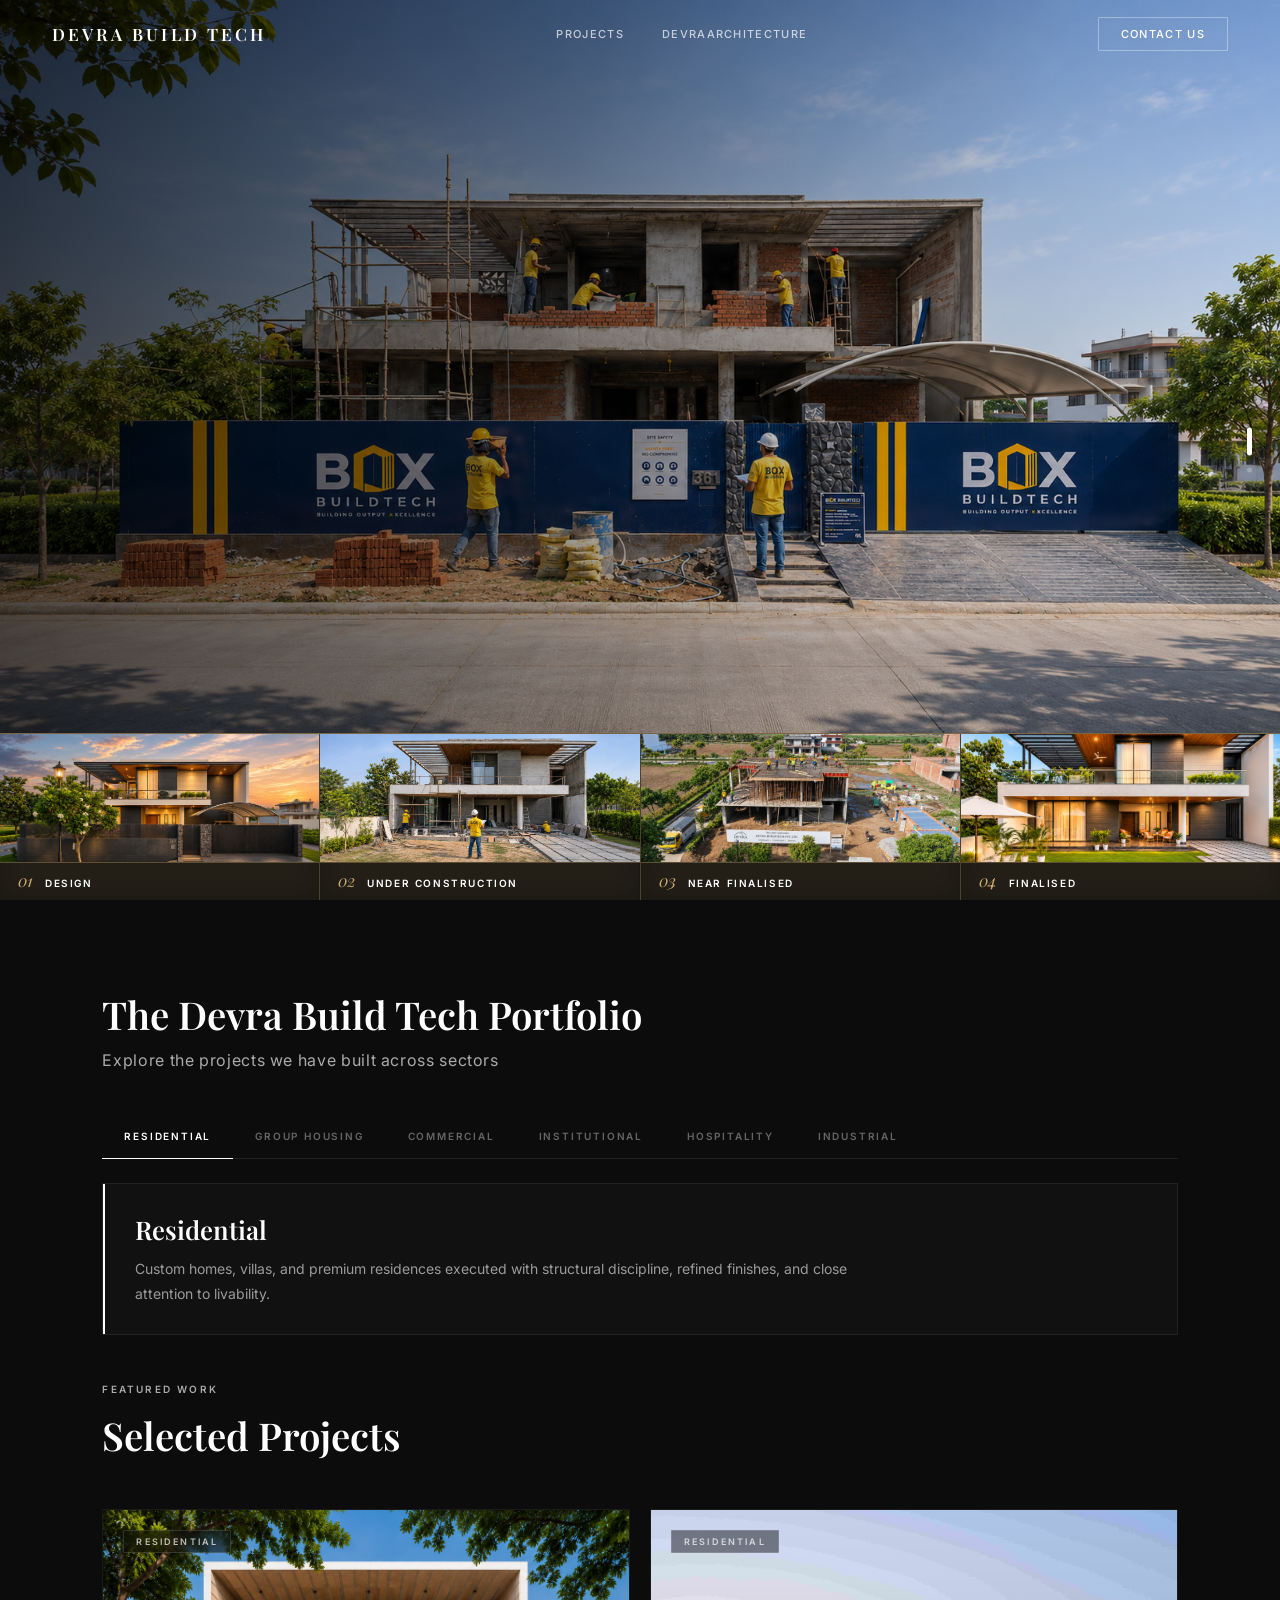
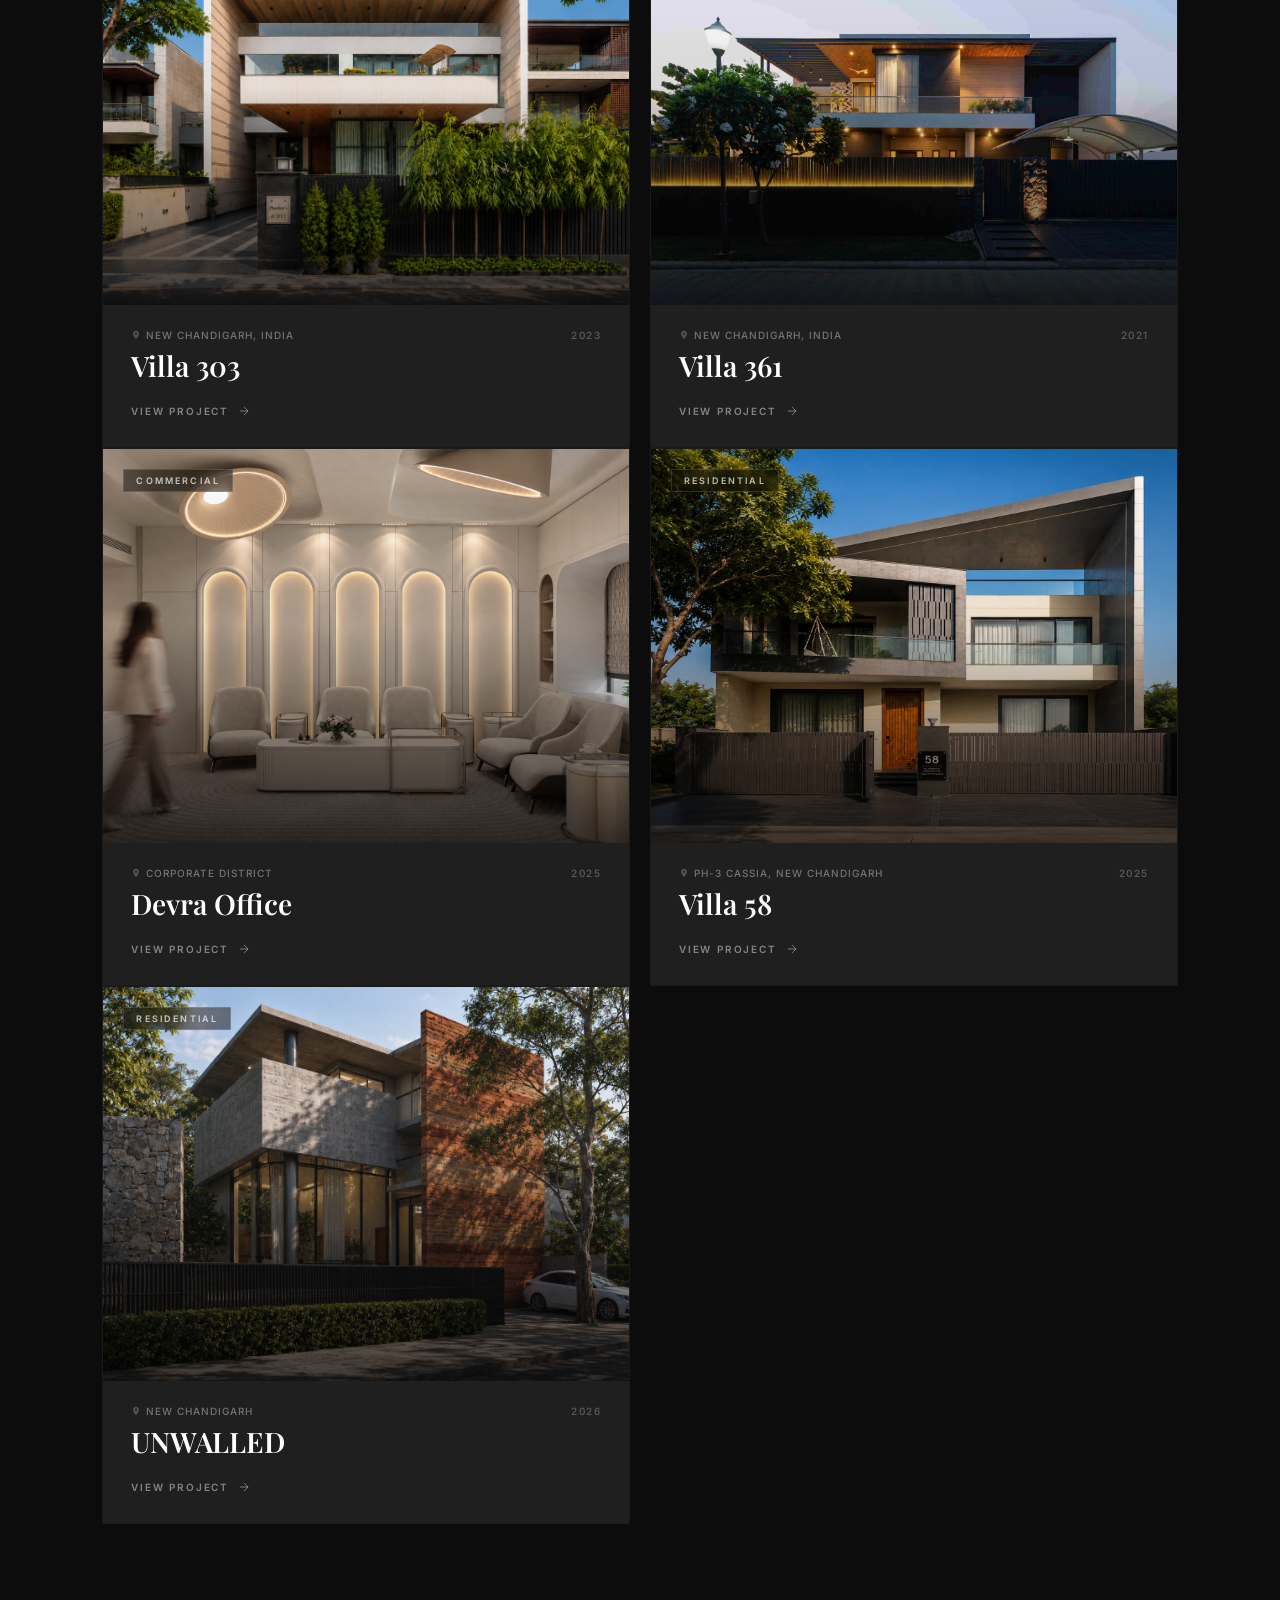
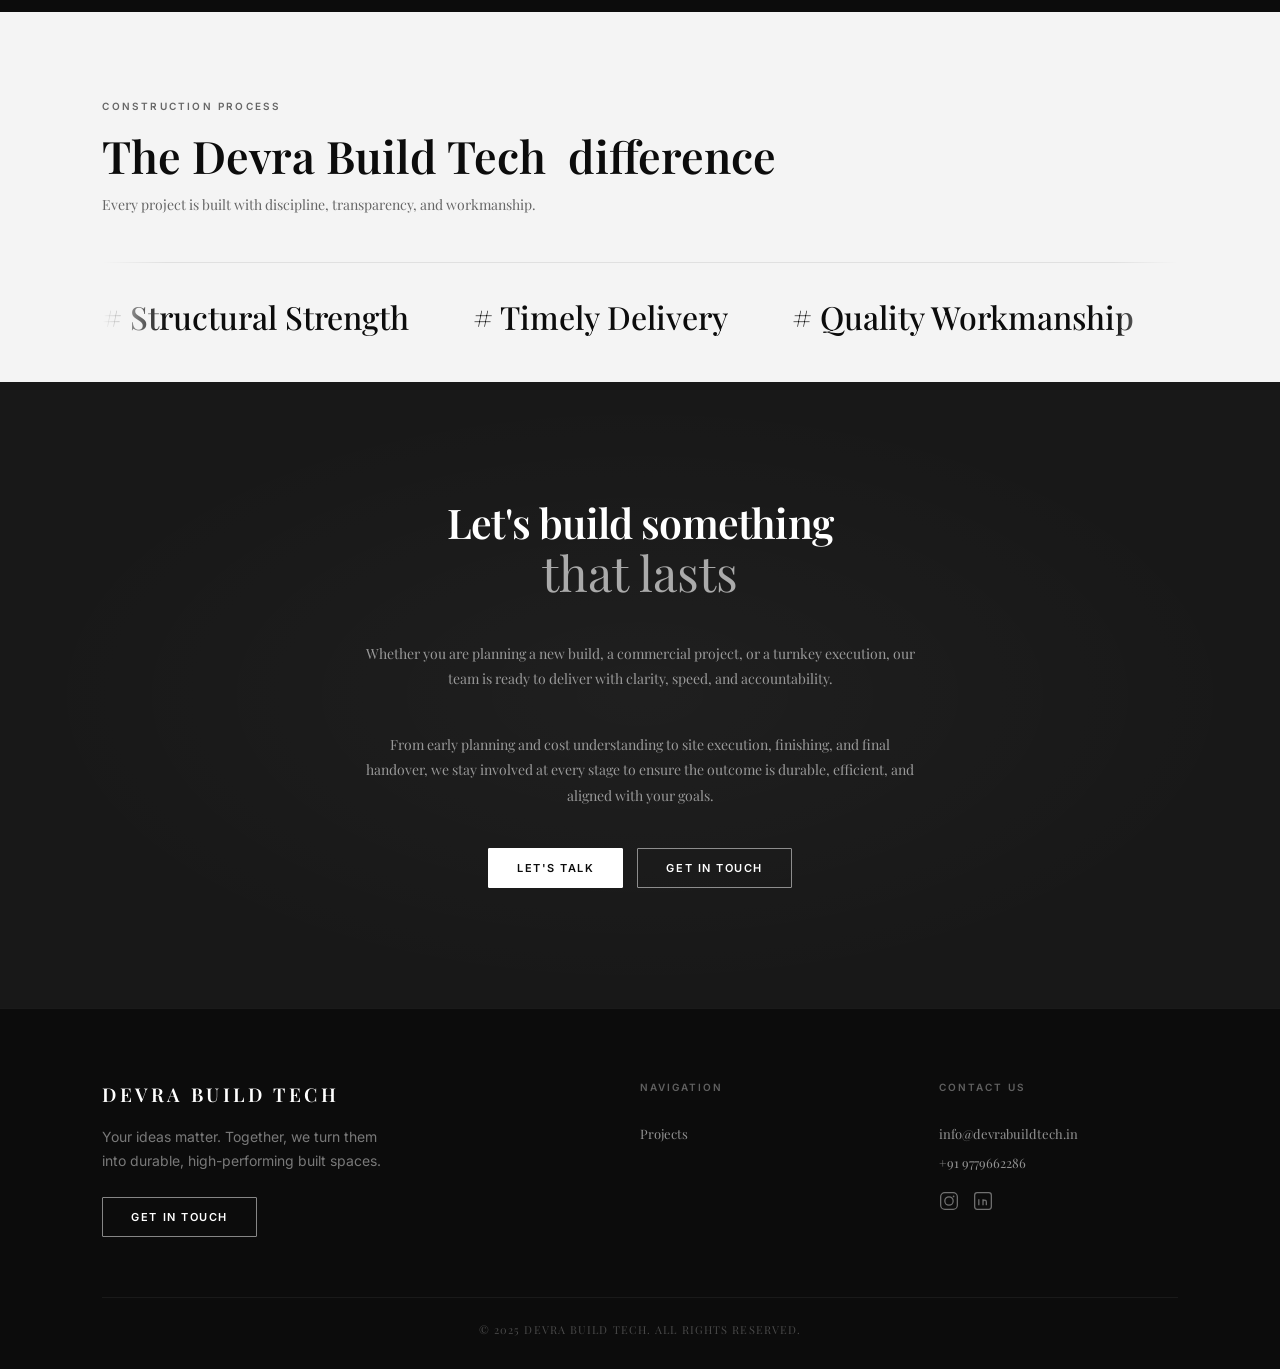
<file: index.html>
<!DOCTYPE html>
<html lang="en">
<head>
  <meta charset="UTF-8" />
  <meta name="viewport" content="width=device-width, initial-scale=1.0" />
  <title>Construction Company in New Chandigarh | Residential, Commercial & Turnkey Projects | Devra Build Tech</title>
  <meta name="description" content="Devra Build Tech is a New Chandigarh-based construction company delivering 475+ completed residential, commercial, institutional, and hospitality projects with end-to-end execution." />
  <link rel="stylesheet" href="style.css?v=22" />
  <link rel="preconnect" href="https://fonts.googleapis.com" />
  <link rel="preconnect" href="https://fonts.gstatic.com" crossorigin />
  <link href="https://fonts.googleapis.com/css2?family=Playfair+Display:wght@400;500;600;700&family=Inter:wght@300;400;500;600&display=swap" rel="stylesheet" />

  <!-- Remove hash from URL immediately on load -->
  <script>
    if (window.location.hash) {
      history.replaceState(null, null, window.location.pathname);
    }
  </script>
</head>
<body>

  <nav class="navbar" id="navbar">
    <a href="#" class="nav-logo">
      <span class="logo-text">DEVRA BUILD TECH</span>
    </a>
    <div class="nav-links">
      <a href="#projects-grid-section">Projects</a>
      <a href="https://devra.in" target="_blank" rel="noopener">devraarchitecture</a>
    </div>
    <a href="#contact-section" class="nav-cta">Contact Us</a>
    <button class="hamburger" id="hamburger" aria-label="Menu">
      <span></span><span></span><span></span>
    </button>
  </nav>

  <div class="mobile-menu" id="mobileMenu">
    <a href="#projects-grid-section">Projects</a>
    <a href="https://devra.in" target="_blank" rel="noopener">devraarchitecture</a>
    <a href="#contact-section">Contact Us</a>
  </div>

  <section class="hero" id="hero">

    <!-- BACKGROUND SLIDES (JS activates the first slide for the current screen) -->
    <div class="hero-slider" id="heroSlider">
      <div class="hero-slide active desktop-only" style="background-image:url('assets/projects/UnderConstructionImage361.png')"></div>
      <div class="hero-slide mobile-only" style="background-image:url('assets/projects/Villa361Mobilerisponsive.png')"></div>
      <div class="hero-slide desktop-only" style="background-image:url('assets/projects/res-villa-361.jpg')"></div>
      <div class="hero-slide mobile-only" style="background-image:url('assets/projects/Underconstruction361mobile.png')"></div>
    </div>
    <div class="hero-overlay"></div>




    <!-- PROJECT STAGES -->
    <div class="hero-stages fade-in-up delay-4">

      <div class="stage-box">
        <div class="stage-thumb">
          <img src="assets/projects/Design361.jpg" style="object-position: 50% 55%;" alt="Design" loading="lazy" />
        </div>
        <div class="stage-info">
          <span class="stage-num">01</span>
          <span class="stage-label">Design</span>
        </div>
      </div>

      <div class="stage-box">
        <div class="stage-thumb">
          <img src="assets/projects/UnderConstruction361.jpg" style="object-position: 50% 65%;" alt="Under Construction" loading="lazy" />
        </div>
        <div class="stage-info">
          <span class="stage-num">02</span>
          <span class="stage-label">Under Construction</span>
        </div>
      </div>

      <div class="stage-box">
        <div class="stage-thumb">
          <img src="assets/projects/NearFinalized361.jpg" style="object-position: 50% 50%;" alt="Near Finalised" loading="lazy" />
        </div>
        <div class="stage-info">
          <span class="stage-num">03</span>
          <span class="stage-label">Near Finalised</span>
        </div>
      </div>

      <div class="stage-box">
        <div class="stage-thumb">
          <img src="assets/projects/villa361final.png" style="object-position: 50% 50%;" alt="Finalised" loading="lazy" />
        </div>
        <div class="stage-info">
          <span class="stage-num">04</span>
          <span class="stage-label">Finalised</span>
        </div>
      </div>

    </div>

    <!-- RIGHT SIDE INDICATORS -->
    <div class="hero-indicators" id="heroIndicators">
      <button class="hero-dot active" data-index="0" aria-label="Slide 1"></button>
      <button class="hero-dot" data-index="1" aria-label="Slide 2"></button>
    </div>

  </section>

  <section class="collection" id="projects-section">
    <div class="collection-inner">
      <div class="collection-header reveal">
        <h3>The Devra Build Tech Portfolio</h3>
        <h4>Explore the projects we have built across sectors</h4>
      </div>
      <div class="collection-tabs reveal">
        <button class="tab-btn active" data-tab="residential">RESIDENTIAL</button>
        <button class="tab-btn" data-tab="housings">GROUP HOUSING</button>
        <button class="tab-btn" data-tab="commercial">COMMERCIAL</button>
        <button class="tab-btn" data-tab="schools">INSTITUTIONAL</button>
        <button class="tab-btn" data-tab="hospitality">HOSPITALITY</button>
        <button class="tab-btn" data-tab="farmhouse">INDUSTRIAL</button>
      </div>
      <div class="tab-detail-panel reveal visible" id="tabDetailPanel">
        <div class="tab-detail-item active" data-tab-content="residential">
          <h5>Residential</h5>
          <p>Custom homes, villas, and premium residences executed with structural discipline, refined finishes, and close attention to livability.</p>
        </div>
        <div class="tab-detail-item" data-tab-content="housings">
          <h5>Group Housing</h5>
          <p>Large-format housing developments delivered through coordinated site management, phased execution, and quality-led construction systems.</p>
        </div>
        <div class="tab-detail-item" data-tab-content="commercial">
          <h5>Commercial</h5>
          <p>Retail, office, and mixed-use projects built for efficient operations, brand presence, and long-term performance.</p>
        </div>
        <div class="tab-detail-item" data-tab-content="schools">
          <h5>Institutional</h5>
          <p>Educational and institutional facilities planned for durability, safety, circulation clarity, and dependable project delivery.</p>
        </div>
        <div class="tab-detail-item" data-tab-content="hospitality">
          <h5>Hospitality</h5>
          <p>Hotels, guest spaces, and leisure environments constructed to balance comfort, aesthetics, and operational functionality.</p>
        </div>
        <div class="tab-detail-item" data-tab-content="farmhouse">
          <h5>Industrial</h5>
          <p>Industrial and utility-led developments executed with practical planning, robust construction methods, and schedule-focused coordination.</p>
        </div>
      </div>
    </div>
  </section>

  <!-- ─── FEATURED PROJECTS GRID ─────────────── -->
  <section class="projects-grid" id="projects-grid-section">
    <div class="projects-grid-inner">
      <div class="projects-grid-header reveal">
        <span class="label">Featured Work</span>
        <h3>Selected Projects</h3>
      </div>
      <!-- Row 1: Villa 303 + Villa 361 -->
      <div class="pg-grid pg-grid-2 reveal delay-1">

        <!-- Villa 303 — Residential -->
        <a href="villa-303.html" class="pg-card">
          <div class="pg-card-img">
            <img src="assets/projects/res-villa-303.jpg" alt="Villa 303 — New Chandigarh" loading="lazy" />
            <div class="pg-card-overlay"></div>
            <span class="pg-card-tag">Residential</span>
          </div>
          <div class="pg-card-info">
            <div class="pg-card-meta">
              <span class="pg-card-loc">
                <svg width="10" height="12" viewBox="0 0 24 24" fill="currentColor"><path d="M12 2C8.13 2 5 5.13 5 9c0 5.25 7 13 7 13s7-7.75 7-13c0-3.87-3.13-7-7-7zm0 9.5c-1.38 0-2.5-1.12-2.5-2.5s1.12-2.5 2.5-2.5 2.5 1.12 2.5 2.5-1.12 2.5-2.5 2.5z"/></svg>
                New Chandigarh, India
              </span>
              <span class="pg-card-year">2023</span>
            </div>
            <h4 class="pg-card-title">Villa 303</h4>
            <span class="pg-card-cta">
              View Project
              <svg width="14" height="14" viewBox="0 0 24 24" fill="none" stroke="currentColor" stroke-width="1.5"><line x1="5" y1="12" x2="19" y2="12"/><polyline points="12 5 19 12 12 19"/></svg>
            </span>
          </div>
        </a>

        <!-- Villa 361 — Residential -->
        <a href="villa-361.html" class="pg-card">
          <div class="pg-card-img">
            <img src="assets/projects/res-villa-361.jpg" alt="Villa 361 — New Chandigarh" loading="lazy" />
            <div class="pg-card-overlay"></div>
            <span class="pg-card-tag">Residential</span>
          </div>
          <div class="pg-card-info">
            <div class="pg-card-meta">
              <span class="pg-card-loc">
                <svg width="10" height="12" viewBox="0 0 24 24" fill="currentColor"><path d="M12 2C8.13 2 5 5.13 5 9c0 5.25 7 13 7 13s7-7.75 7-13c0-3.87-3.13-7-7-7zm0 9.5c-1.38 0-2.5-1.12-2.5-2.5s1.12-2.5 2.5-2.5 2.5 1.12 2.5 2.5-1.12 2.5-2.5 2.5z"/></svg>
                New Chandigarh, India
              </span>
              <span class="pg-card-year">2021</span>
            </div>
            <h4 class="pg-card-title">Villa 361</h4>
            <span class="pg-card-cta">
              View Project
              <svg width="14" height="14" viewBox="0 0 24 24" fill="none" stroke="currentColor" stroke-width="1.5"><line x1="5" y1="12" x2="19" y2="12"/><polyline points="12 5 19 12 12 19"/></svg>
            </span>
          </div>
        </a>

      </div>

      <!-- Row 2: Devra Office + Villa 58 -->
      <div class="pg-grid pg-grid-2 reveal delay-2">

        <!-- Devra Office — Commercial -->
        <a href="devra-office.html" class="pg-card">
          <div class="pg-card-img">
            <img src="assets/projects/DEVRAOFFICE1.png" alt="Devra Office — Modern Commercial Space" loading="lazy" />
            <div class="pg-card-overlay"></div>
            <span class="pg-card-tag">Commercial</span>
          </div>
          <div class="pg-card-info">
            <div class="pg-card-meta">
              <span class="pg-card-loc">
                <svg width="10" height="12" viewBox="0 0 24 24" fill="currentColor"><path d="M12 2C8.13 2 5 5.13 5 9c0 5.25 7 13 7 13s7-7.75 7-13c0-3.87-3.13-7-7-7zm0 9.5c-1.38 0-2.5-1.12-2.5-2.5s1.12-2.5 2.5-2.5 2.5 1.12 2.5 2.5-1.12 2.5-2.5 2.5z"/></svg>
                Corporate District
              </span>
              <span class="pg-card-year">2025</span>
            </div>
            <h4 class="pg-card-title">Devra Office</h4>
            <span class="pg-card-cta">
              View Project
              <svg width="14" height="14" viewBox="0 0 24 24" fill="none" stroke="currentColor" stroke-width="1.5"><line x1="5" y1="12" x2="19" y2="12"/><polyline points="12 5 19 12 12 19"/></svg>
            </span>
          </div>
        </a>

        <!-- Villa 58 — Residential -->
        <a href="villa-58.html" class="pg-card">
          <div class="pg-card-img">
            <picture>
              <source media="(max-width: 768px)" srcset="assets/projects/Villa58MobilerisImg.png?v=2" />
              <img src="assets/projects/Villa58Desktopimg.png?v=2" alt="Villa 58 — New Chandigarh" loading="lazy" />
            </picture>
            <div class="pg-card-overlay"></div>
            <span class="pg-card-tag">Residential</span>
          </div>
          <div class="pg-card-info">
            <div class="pg-card-meta">
              <span class="pg-card-loc">
                <svg width="10" height="12" viewBox="0 0 24 24" fill="currentColor"><path d="M12 2C8.13 2 5 5.13 5 9c0 5.25 7 13 7 13s7-7.75 7-13c0-3.87-3.13-7-7-7zm0 9.5c-1.38 0-2.5-1.12-2.5-2.5s1.12-2.5 2.5-2.5 2.5 1.12 2.5 2.5-1.12 2.5-2.5 2.5z"/></svg>
                PH-3 Cassia, New Chandigarh
              </span>
              <span class="pg-card-year">2025</span>
            </div>
            <h4 class="pg-card-title">Villa 58</h4>
            <span class="pg-card-cta">
              View Project
              <svg width="14" height="14" viewBox="0 0 24 24" fill="none" stroke="currentColor" stroke-width="1.5"><line x1="5" y1="12" x2="19" y2="12"/><polyline points="12 5 19 12 12 19"/></svg>
            </span>
          </div>
        </a>

      </div>

      <!-- Row 3: UNWALLED + Empty slot for future project -->
      <div class="pg-grid pg-grid-2 reveal delay-3">

        <!-- UNWALLED — Residential -->
        <a href="unwalled.html" class="pg-card">
          <div class="pg-card-img">
            <img src="assets/projects/UNWALLED5.png" alt="UNWALLED — New Chandigarh" loading="lazy" />
            <div class="pg-card-overlay"></div>
            <span class="pg-card-tag">Residential</span>
          </div>
          <div class="pg-card-info">
            <div class="pg-card-meta">
              <span class="pg-card-loc">
                <svg width="10" height="12" viewBox="0 0 24 24" fill="currentColor"><path d="M12 2C8.13 2 5 5.13 5 9c0 5.25 7 13 7 13s7-7.75 7-13c0-3.87-3.13-7-7-7zm0 9.5c-1.38 0-2.5-1.12-2.5-2.5s1.12-2.5 2.5-2.5 2.5 1.12 2.5 2.5-1.12 2.5-2.5 2.5z"/></svg>
                New Chandigarh
              </span>
              <span class="pg-card-year">2026</span>
            </div>
            <h4 class="pg-card-title">UNWALLED</h4>
            <span class="pg-card-cta">
              View Project
              <svg width="14" height="14" viewBox="0 0 24 24" fill="none" stroke="currentColor" stroke-width="1.5"><line x1="5" y1="12" x2="19" y2="12"/><polyline points="12 5 19 12 12 19"/></svg>
            </span>
          </div>
        </a>

      </div>

    </div>
  </section>



<section class="transformation" id="transformation-section">
    <div class="transformation-header reveal">
      <span class="label">Construction Process</span>
      <h3>The Devra Build Tech&nbsp; difference</h3>
      <p>Every project is built with discipline, transparency, and workmanship.</p>
    </div>
    <div class="marquee-wrap">
      <div class="marquee-track">
        <span># Structural Strength</span>
        <span># Timely Delivery</span>
        <span># Quality Workmanship</span>
        <span># Site Safety</span>
        <span># Turnkey Execution</span>
        <span># Structural Strength</span>
        <span># Timely Delivery</span>
        <span># Quality Workmanship</span>
        <span># Site Safety</span>
        <span># Turnkey Execution</span>
      </div>
    </div>
  </section>

<section class="cta-section" id="contact-section">
    <div class="cta-inner reveal">
      <div class="cta-heading">
        <h2>Let's build something</h2>
        <h3>that lasts</h3>
      </div>
      <p>Whether you are planning a new build, a commercial project, or a turnkey execution, our team is ready to deliver with clarity, speed, and accountability.</p>
      <p>From early planning and cost understanding to site execution, finishing, and final handover, we stay involved at every stage to ensure the outcome is durable, efficient, and aligned with your goals.</p>
      <div class="cta-btns">
        <a href="https://mail.google.com/mail/?view=cm&to=info@devrabuildtech.in&su=Project%20Enquiry" target="_blank" rel="noopener" class="btn btn-filled">Let's talk</a>
        <a href="https://mail.google.com/mail/?view=cm&to=info@devrabuildtech.in&su=Project%20Enquiry" target="_blank" rel="noopener" class="btn btn-outline">Get in touch</a>
      </div>
    </div>
  </section>

  <footer class="footer">
    <div class="footer-top">
      <div class="footer-logo-col">
        <span class="footer-logo-text">DEVRA BUILD TECH</span>
        <p class="footer-tagline">Your ideas matter. Together, we turn them into durable, high-performing built spaces.</p>
        <a href="https://mail.google.com/mail/?view=cm&to=info@devrabuildtech.in&su=Project%20Enquiry" target="_blank" rel="noopener" class="btn btn-outline">Get in touch</a>
      </div>
      <div class="footer-nav-col">
        <h6>Navigation</h6>
        <a href="#projects-grid-section">Projects</a>
      </div>
      <div class="footer-contact-col">
        <h6>Contact us</h6>
        <a href="https://mail.google.com/mail/?view=cm&to=info@devrabuildtech.in&su=Project%20Enquiry" target="_blank" rel="noopener">info@devrabuildtech.in</a>
        <a href="tel:+919779662286">+91 9779662286</a>
        <div class="footer-socials">
          <a href="https://www.instagram.com/" target="_blank" rel="noopener" aria-label="Instagram">
            <svg width="20" height="20" viewBox="0 0 24 24" fill="none" stroke="currentColor" stroke-width="1.5"><rect x="2" y="2" width="20" height="20" rx="5"/><circle cx="12" cy="12" r="5"/><circle cx="17.5" cy="6.5" r="1" fill="currentColor" stroke="none"/></svg>
          </a>
          <a href="https://www.linkedin.com/" target="_blank" rel="noopener" aria-label="LinkedIn">
            <svg width="20" height="20" viewBox="0 0 24 24" fill="none" stroke="currentColor" stroke-width="1.5"><rect x="2" y="2" width="20" height="20" rx="3"/><path d="M7 10v7M7 7v.01M12 17v-4a2 2 0 014 0v4M12 10v7"/></svg>
          </a>
        </div>
      </div>
    </div>
    <div class="footer-bottom">
      <span>&copy; 2025 Devra Build Tech. All rights reserved.</span>
    </div>
  </footer>

  <script src="script.js?v=2"></script>
</body>
</html>
</file>
<file: style.css>
﻿/* DEVRA BUILD TECH — BLACK & WHITE REDESIGN */
*, *::before, *::after { box-sizing: border-box; margin: 0; padding: 0; }

:root {
  --black:      #0c0c0c;
  --black-soft: #111111;
  --dark:       #181818;
  --gray-900:   #1f1f1f;
  --gray-700:   #3a3a3a;
  --gray-500:   #666666;
  --gray-300:   #aaaaaa;
  --gray-100:   #e5e5e5;
  --off-white:  #f4f4f4;
  --white:      #ffffff;
  --gold:       #c9a96e;

  --font-serif: 'Playfair Display', Georgia, serif;
  --font-sans:  'Inter', system-ui, sans-serif;

  --nav-h: 68px;
  --ease-out:   cubic-bezier(0.25, 0.46, 0.45, 0.94);
  --ease-smooth: cubic-bezier(0.4, 0, 0.2, 1);

  /* Hero strip sizing (JS overrides --stages-h with the exact strip height) */
  --thumb-ratio: 2.5;                                   /* 5:2 (original size) */
  --stages-h: calc(25vw / var(--thumb-ratio) + 40px);   /* 4 columns */
}

html { scroll-behavior: smooth; }
body { font-family: var(--font-serif); background: var(--black); color: var(--white); overflow-x: hidden; }
img { display: block; max-width: 100%; }
a { text-decoration: none; color: inherit; }

/* ─── UTILITIES ─────────────────────────────────────── */
.label {
  display: block;
  font-family: var(--font-sans);
  font-size: 10px;
  font-weight: 600;
  letter-spacing: 0.22em;
  text-transform: uppercase;
  color: var(--gray-300);
  margin-bottom: 14px;
}

.reveal { opacity: 0; transform: translateY(36px); transition: opacity 0.8s var(--ease-out), transform 0.8s var(--ease-out); }
.reveal.visible { opacity: 1; transform: translateY(0); }
.reveal.delay-1 { transition-delay: 0.15s; }
.reveal.delay-2 { transition-delay: 0.3s; }
.reveal.delay-3 { transition-delay: 0.45s; }

.mt-24 { margin-top: 24px; }

/* ─── BUTTONS ────────────────────────────────────────── */
.btn {
  display: inline-block;
  padding: 12px 28px;
  font-family: var(--font-sans);
  font-size: 11px;
  font-weight: 600;
  letter-spacing: 0.14em;
  text-transform: uppercase;
  border-radius: 1px;
  transition: background 0.25s, color 0.25s, border-color 0.25s, transform 0.2s;
}
.btn:hover { transform: translateY(-1px); }
.btn-outline {
  border: 1px solid rgba(255,255,255,0.5);
  color: var(--white);
  background: transparent;
}
.btn-outline:hover { background: rgba(255,255,255,0.08); border-color: var(--white); }
.btn-filled {
  background: var(--white);
  color: var(--black);
  border: 1px solid var(--white);
}
.btn-filled:hover { background: var(--gray-100); border-color: var(--gray-100); }

/* ─── NAVBAR ─────────────────────────────────────────── */
.navbar {
  position: fixed; top: 0; left: 0; right: 0;
  z-index: 1000;
  height: var(--nav-h);
  display: flex; align-items: center; justify-content: space-between;
  padding: 0 52px;
  background: transparent;
  transition: background 0.4s, backdrop-filter 0.4s;
}
.navbar.scrolled {
  background: rgba(12,12,12,0.96);
  backdrop-filter: blur(16px);
  border-bottom: 1px solid rgba(255,255,255,0.06);
}
.nav-logo { display: flex; align-items: center; }
.logo-text {
  font-family: var(--font-serif);
  font-size: 17px;
  font-weight: 600;
  letter-spacing: 0.18em;
  color: var(--white);
  text-transform: uppercase;
}
.nav-links { display: flex; gap: 38px; }
.nav-links a {
  font-family: var(--font-sans);
  font-size: 11px;
  font-weight: 500;
  letter-spacing: 0.12em;
  text-transform: uppercase;
  color: rgba(255,255,255,0.7);
  transition: color 0.25s;
  position: relative;
}
.nav-links a::after {
  content: '';
  position: absolute; bottom: -3px; left: 0;
  width: 0; height: 1px;
  background: var(--white);
  transition: width 0.3s var(--ease-out);
}
.nav-links a:hover { color: var(--white); }
.nav-links a:hover::after { width: 100%; }
.nav-cta {
  font-family: var(--font-sans);
  font-size: 11px; font-weight: 500;
  letter-spacing: 0.12em; text-transform: uppercase;
  border: 1px solid rgba(255,255,255,0.35);
  padding: 9px 22px; border-radius: 1px;
  color: var(--white);
  transition: background 0.25s, border-color 0.25s;
}
.nav-cta:hover { background: rgba(255,255,255,0.09); border-color: var(--white); }

/* Hamburger */
.hamburger { display: none; flex-direction: column; gap: 5px; background: none; border: none; cursor: pointer; padding: 4px; }
.hamburger span { display: block; width: 24px; height: 1.5px; background: var(--white); transition: transform 0.3s, opacity 0.3s; }
.hamburger.open span:nth-child(1) { transform: translateY(6.5px) rotate(45deg); }
.hamburger.open span:nth-child(2) { opacity: 0; }
.hamburger.open span:nth-child(3) { transform: translateY(-6.5px) rotate(-45deg); }

.mobile-menu {
  display: none; position: fixed;
  top: var(--nav-h); left: 0; right: 0;
  background: rgba(12,12,12,0.99);
  backdrop-filter: blur(20px);
  z-index: 999; flex-direction: column;
  padding: 24px 40px 32px; gap: 0;
  border-bottom: 1px solid rgba(255,255,255,0.07);
}
.mobile-menu.open { display: flex; }
.mobile-menu a {
  font-size: 13px; letter-spacing: 0.12em;
  text-transform: uppercase; font-weight: 500;
  color: rgba(255,255,255,0.75);
  border-bottom: 1px solid rgba(255,255,255,0.07);
  padding: 18px 0;
}
.mobile-menu a:last-child { border-bottom: none; }

/* ─── HERO ───────────────────────────────────────────── */
.hero {
  position: relative;
  width: 100%; height: 100vh;
  min-height: 640px;
  overflow: hidden;
  background: var(--black);
}

/* Slides — image strip ke upar wale area mein poori dikhti hai */
.hero-slider {
  position: absolute;
  top: 0; left: 0; right: 0;
  bottom: var(--stages-h);          /* strip ke peeche nahi jaayegi */
  z-index: 0; overflow: hidden;
}
.hero-slide {
  position: absolute; inset: 0;
  width: 100%; height: 100%;
  background-size: cover;
  background-repeat: no-repeat;
  opacity: 0;
  transition: opacity 1.4s var(--ease-out);
}
.hero-slide.active { opacity: 1; }

/* Stop cursor/parallax movement — keeps the image fixed in place */
.hero-slider,
.hero-slide {
  transform: none !important;
  translate: none !important;
  background-position: center 60% !important;   /* ghar poora dikhe; 50%–75% try karo */
  pointer-events: none;
}

.hero-overlay {
  position: absolute;
  top: 0; left: 0; right: 0;
  bottom: var(--stages-h);
  z-index: 1;
  background: linear-gradient(
    110deg,
    rgba(0,0,0,0.78) 0%,
    rgba(0,0,0,0.48) 40%,
    rgba(0,0,0,0.18) 70%,
    rgba(0,0,0,0.05) 100%
  );
}

/* Hero content */
.hero-content {
  position: absolute;
  left: 52px; bottom: calc(var(--stages-h) + 40px);
  z-index: 3; max-width: 540px;
}
.hero-label {
  display: block;
  font-family: var(--font-sans);
  font-size: 10px; font-weight: 600;
  letter-spacing: 0.26em; text-transform: uppercase;
  color: rgba(255,255,255,0.55);
  margin-bottom: 22px;
}
.hero-quote {
  font-family: var(--font-serif);
  font-size: clamp(2.6rem, 4.8vw, 4.8rem);
  font-weight: 600;
  font-style: normal;
  line-height: 1.08;
  color: var(--white);
  margin-bottom: 20px;
  letter-spacing: -0.01em;
}
.hero-sub {
  font-family: var(--font-sans);
  font-size: 11px; font-weight: 400;
  letter-spacing: 0.16em; text-transform: uppercase;
  color: rgba(255,255,255,0.6);
  margin-bottom: 40px;
  line-height: 1.6;
}
.hero-btns { display: flex; gap: 14px; flex-wrap: wrap; }

/* Right dot indicators */
.hero-indicators {
  position: absolute; right: 28px; top: 50%;
  transform: translateY(-50%);
  z-index: 5; display: flex; flex-direction: column;
  gap: 12px; align-items: center;
}
.hero-dot {
  width: 5px; height: 5px; border-radius: 50%;
  background: rgba(255,255,255,0.25);
  border: none; cursor: pointer; padding: 0;
  transition: background 0.3s, height 0.3s, border-radius 0.3s;
}
.hero-dot.active {
  background: var(--white);
  height: 28px; border-radius: 3px;
}


/* ─── HERO STAGES (JOINED LUXURY STRIP) ──────────────── */
.hero-stages {
  position: absolute;
  bottom: 0;
  left: 0;
  right: 0;
  z-index: 4;
  display: grid;
  grid-template-columns: repeat(4, minmax(0, 1fr));
  gap: 1px;                       /* thin gold divider between images */
  padding: 0;
  background: rgba(201,169,110,0.35);
  border-top: 1px solid rgba(201,169,110,0.35);
}
.stage-box {
  display: flex;
  flex-direction: column;
  min-width: 0;
  background: rgba(12,12,12,0.78);
  backdrop-filter: blur(14px);
  -webkit-backdrop-filter: blur(14px);
  transition: background 0.4s var(--ease-out);
}
.stage-box:hover { background: rgba(12,12,12,0.92); }

/* Images touch each other and fill the container fully */
.stage-thumb {
  width: 100%;
  aspect-ratio: 5 / 2;              /* original size */
  overflow: hidden;
  background: var(--gray-900);
}
.stage-thumb img {
  width: 100%; height: 100%;
  object-fit: cover;
  object-position: center;          /* overridden per image in HTML */
  transition: filter 0.5s var(--ease-out);
}
.stage-box:hover .stage-thumb img { filter: brightness(1.1); }

.stage-info {
  display: flex;
  flex-direction: row;
  align-items: baseline;
  gap: 12px;
  min-width: 0;
  padding: 9px 18px 10px;
  border-top: 1px solid rgba(201,169,110,0.35);
}
.stage-num {
  font-family: var(--font-serif);
  font-style: italic; font-weight: 400;
  font-size: 1.05rem; line-height: 1;
  color: var(--gold);
  flex-shrink: 0;
}
.stage-label {
  font-family: var(--font-sans);
  font-size: 10px; font-weight: 600;
  letter-spacing: 0.16em; text-transform: uppercase;
  line-height: 1.4;
  color: var(--white);
}

@media (max-width: 1024px) {
  .stage-info { padding: 10px 14px 11px; gap: 10px; }
  .stage-label { font-size: 9px; letter-spacing: 0.12em; }
}
@media (max-width: 768px) {
  .hero-stages { grid-template-columns: repeat(2, minmax(0, 1fr)); }
  .stage-info { padding: 8px 12px 10px; gap: 8px; }
  .stage-num { font-size: 0.9rem; }
  .stage-label { font-size: 8.5px; letter-spacing: 0.1em; }
}

/* ─── FADE ANIMATIONS ────────────────────────────────── */
.fade-in-up { opacity: 0; transform: translateY(26px); animation: fadeInUp 0.9s var(--ease-out) forwards; }
.delay-1 { animation-delay: 0.2s; }
.delay-2 { animation-delay: 0.4s; }
.delay-3 { animation-delay: 0.6s; }
.delay-4 { animation-delay: 0.8s; }
@keyframes fadeInUp { to { opacity: 1; transform: translateY(0); } }

/* ─── COLLECTION (PORTFOLIO TABS) ────────────────────── */
.collection { background: var(--black); padding: 88px 8% 48px; }
.collection-inner { max-width: 1200px; margin: 0 auto; }
.collection-header { margin-bottom: 44px; }
.collection-header h3 {
  font-family: var(--font-serif);
  font-size: clamp(1.7rem, 3vw, 2.6rem);
  font-weight: 600; color: var(--white); margin-bottom: 10px;
}
.collection-header h4 {
  font-family: var(--font-sans);
  font-size: clamp(0.85rem, 1.4vw, 1rem);
  font-weight: 400; color: var(--gray-300);
  letter-spacing: 0.04em;
}
.collection-tabs {
  display: flex; flex-wrap: wrap;
  border-bottom: 1px solid rgba(255,255,255,0.09);
}
.tab-btn {
  background: none; border: none; cursor: pointer;
  font-family: var(--font-sans); font-size: 10px; font-weight: 600;
  letter-spacing: 0.18em; text-transform: uppercase;
  color: var(--gray-500); padding: 16px 22px;
  position: relative; transition: color 0.25s;
}
.tab-btn::after {
  content: ''; position: absolute;
  bottom: -1px; left: 0; right: 0;
  height: 1px; background: var(--white);
  transform: scaleX(0); transition: transform 0.3s var(--ease-out);
}
.tab-btn.active, .tab-btn:hover { color: var(--white); }
.tab-btn.active::after, .tab-btn:hover::after { transform: scaleX(1); }
.tab-detail-panel {
  position: relative; min-height: 128px;
  margin-top: 24px; padding: 28px 32px;
  border: 1px solid rgba(255,255,255,0.07);
  background: rgba(255,255,255,0.02);
  overflow: hidden;
}
.tab-detail-panel::before {
  content: ''; position: absolute; inset: 0 auto 0 0;
  width: 2px; background: var(--white);
}
.tab-detail-item { display: none; max-width: 760px; }
.tab-detail-item.active { display: block; animation: fadeTabDetail 0.22s var(--ease-out); }
.tab-detail-item h5 {
  font-family: var(--font-serif);
  font-size: clamp(1.2rem, 2vw, 1.65rem);
  font-weight: 600; color: var(--white); margin-bottom: 10px;
}
.tab-detail-item p {
  font-family: var(--font-sans);
  font-size: 14px; line-height: 1.8;
  color: rgba(255,255,255,0.58);
}
@keyframes fadeTabDetail {
  from { opacity: 0; transform: translateY(8px); }
  to   { opacity: 1; transform: translateY(0); }
}

/* ─── STATS STRIP ────────────────────────────────────── */
.stats-strip {
  background: var(--black);
  border-top: 1px solid rgba(255,255,255,0.06);
  border-bottom: 1px solid rgba(255,255,255,0.06);
  padding: 56px 8%;
}
.stats-strip-inner {
  max-width: 700px;
  margin: 0 auto;
  display: flex;
  align-items: center;
  justify-content: center;
  gap: 0;
}
.stats-item {
  flex: 1;
  display: flex;
  flex-direction: column;
  align-items: center;
  gap: 8px;
}
.stats-num {
  font-family: var(--font-serif);
  font-size: clamp(2.4rem, 5vw, 3.8rem);
  font-weight: 500;
  color: var(--white);
  line-height: 1;
  letter-spacing: -0.02em;
}
.stats-num sup {
  font-size: 0.6em;
  color: var(--gray-300);
  vertical-align: super;
  font-weight: 400;
}
.stats-label {
  font-family: var(--font-sans);
  font-size: 9px;
  font-weight: 600;
  letter-spacing: 0.24em;
  text-transform: uppercase;
  color: rgba(255,255,255,0.35);
}
.stats-divider {
  width: 1px;
  height: 48px;
  background: rgba(255,255,255,0.1);
  flex-shrink: 0;
}

@media (max-width: 480px) {
  .stats-strip { padding: 44px 6%; }
  .stats-num { font-size: 2rem; }
  .stats-divider { height: 36px; }
}

/* ─── SERVICES TEXT ──────────────────────────────────── */
.services { background: var(--off-white); color: var(--black); padding: 64px 8%; }
.services-inner {
  display: grid; grid-template-columns: 1fr 1fr;
  gap: 80px; max-width: 1200px; margin: 0 auto; align-items: start;
}
.services .label { color: var(--gray-500); }
.services-text h2 {
  font-family: var(--font-serif);
  font-size: clamp(1.8rem, 3.2vw, 2.8rem);
  font-weight: 600; line-height: 1.18; margin-bottom: 24px; color: var(--black);
}
.services-text p { font-size: 14px; line-height: 1.82; color: #555; }
.services-alt-headline {
  padding-top: 52px;
}
.services-alt-headline h3 {
  font-family: var(--font-serif);
  font-size: clamp(1.6rem, 2.8vw, 2.4rem);
  font-weight: 600; color: var(--black); line-height: 1.2;
  margin-bottom: 20px;
}
.services-alt-headline h4 { display: none; }
.amp {
  font-style: italic;
  font-weight: 400;
  color: #999;
  font-size: 1.1em;
}
.services-alt-headline p { font-size: 14px; line-height: 1.82; color: #555; }

/* ─── SERVICES CAROUSEL ──────────────────────────────── */
.services-carousel { background: var(--black); padding: 64px 0 48px; overflow: hidden; }
.svc-track-wrap,
.svc-static-strip { width: min(100%, 1600px); margin: 0 auto; }
.svc-track-wrap { padding: 0 8%; }
.svc-track {
  display: grid;
  grid-template-columns: repeat(4, minmax(0, 1fr));
  gap: 20px; align-items: stretch;
}
.svc-card {
  min-width: 0; background: var(--gray-900);
  border-radius: 1px; overflow: hidden; cursor: pointer;
  transition: transform 0.32s var(--ease-out);
  border: 1px solid rgba(255,255,255,0.04);
}
.svc-card:hover { transform: translateY(-5px); }
.svc-card-img-wrap { overflow: hidden; aspect-ratio: 1.45 / 1; }
.svc-card-img-wrap img { width: 100%; height: 100%; object-fit: cover; transition: transform 0.6s var(--ease-out); }
.svc-card:hover .svc-card-img-wrap img { transform: scale(1.04); }
.svc-card-body { padding: 20px 22px 24px; min-height: 160px; }
.svc-card-body h6 {
  font-family: var(--font-sans);
  font-size: 10px; font-weight: 600; letter-spacing: 0.2em;
  text-transform: uppercase; color: var(--gray-100); margin-bottom: 10px;
}
.svc-card-body p { font-size: 13px; line-height: 1.72; color: rgba(255,255,255,0.55); }
.svc-static-strip {
  display: grid; grid-template-columns: repeat(3, 1fr);
  gap: 20px; padding: 48px 8% 0;
}
.svc-static-card { cursor: pointer; }
.svc-static-img-wrap { overflow: hidden; border-radius: 1px; }
.svc-static-img-wrap img { width: 100%; height: 220px; object-fit: cover; transition: transform 0.4s var(--ease-out); }
.svc-static-card:hover .svc-static-img-wrap img { transform: scale(1.03); }
.svc-static-card h6 {
  font-family: var(--font-sans);
  font-size: 10px; font-weight: 600; letter-spacing: 0.2em;
  text-transform: uppercase; color: var(--gray-100); margin: 16px 0 8px;
}
.svc-static-card p { font-size: 13px; line-height: 1.72; color: rgba(255,255,255,0.55); }

/* ─── TRANSFORMATION / MARQUEE ───────────────────────── */
.transformation { background: var(--off-white); color: var(--black); padding: 88px 8% 0; overflow: hidden; }
.transformation-header { margin-bottom: 48px; }
.transformation-header .label { color: var(--gray-500); }
.transformation-header h3 {
  font-family: var(--font-serif);
  font-size: clamp(1.9rem, 3.5vw, 3rem);
  font-weight: 600; color: var(--black); margin-bottom: 10px;
}
.transformation-header p { font-size: 14px; color: #666; }
.marquee-wrap {
  overflow: hidden;
  border-top: 1px solid rgba(0,0,0,0.08);
  padding: 32px 0 44px;
  -webkit-mask-image: linear-gradient(to right, transparent 0%, black 6%, black 94%, transparent 100%);
  mask-image: linear-gradient(to right, transparent 0%, black 6%, black 94%, transparent 100%);
}
.marquee-track {
  display: flex; gap: 64px; white-space: nowrap;
  animation: marquee 22s linear infinite; will-change: transform;
}
.marquee-track span {
  font-family: var(--font-serif);
  font-size: clamp(1.4rem, 2.5vw, 2.1rem);
  font-weight: 500; color: var(--black); flex-shrink: 0;
}
@keyframes marquee { from { transform: translateX(0); } to { transform: translateX(-50%); } }

/* ─── VISION ─────────────────────────────────────────── */
.vision {
  background: var(--black); padding: 100px 8%;
  display: grid; grid-template-columns: 1fr 1fr;
  gap: 80px; align-items: center;
}
.vision-left .label { color: var(--gray-400, #999); }
.vision-left h2 {
  font-family: var(--font-serif);
  font-size: clamp(2.1rem, 4vw, 3.6rem);
  font-weight: 600; line-height: 1.08; margin-bottom: 24px;
}
.vision-left h2 .line { display: block; }
.vision-left h2 .accent { color: var(--gray-300); font-weight: 400; }
.vision-left > p { font-size: 14px; line-height: 1.8; color: rgba(255,255,255,0.56); margin-bottom: 4px; }
.vision-media { position: relative; border-radius: 1px; overflow: hidden; }
.vision-img { width: 100%; height: 460px; object-fit: cover; display: block; transition: opacity 0.4s; }
.vision-video { position: absolute; inset: 0; width: 100%; height: 100%; object-fit: cover; opacity: 0; transition: opacity 0.8s var(--ease-out); }
.vision-media:hover .vision-video { opacity: 1; }
.vision-media:hover .vision-img { opacity: 0; }

/* ─── CTA SECTION ────────────────────────────────────── */
.cta-section {
  background: var(--dark);
  padding: 120px 8%; text-align: center;
  position: relative; overflow: hidden;
}
.cta-section::before {
  content: "";
  position: absolute; inset: 0;
  background: radial-gradient(ellipse at center, rgba(255,255,255,0.03) 0%, transparent 68%);
}
.cta-inner { position: relative; z-index: 1; max-width: 700px; margin: 0 auto; }
.cta-heading { display: flex; flex-direction: column; align-items: center; }
.cta-inner h2 {
  font-family: var(--font-serif);
  font-size: clamp(1.6rem, 3.2vw, 3rem);
  font-weight: 600; line-height: 0.98;
  white-space: nowrap; letter-spacing: -0.02em;
  color: var(--white);
}
.cta-inner h3 {
  font-family: var(--font-serif);
  font-size: clamp(1.8rem, 3.8vw, 3.4rem);
  font-weight: 400; color: var(--gray-300);
  line-height: 1; margin-top: 6px; margin-bottom: 36px;
}
.cta-inner p {
  font-size: 14px; line-height: 1.82;
  color: rgba(255,255,255,0.55);
  max-width: 560px; margin: 8px auto 40px;
}
.cta-btns { display: flex; gap: 14px; justify-content: center; flex-wrap: wrap; }

/* ─── FOOTER ─────────────────────────────────────────── */
.footer {
  background: var(--black);
  border-top: 1px solid rgba(255,255,255,0.06);
  padding: 72px 8% 32px;
}
.footer-top {
  display: grid; grid-template-columns: 2fr 1fr 1fr;
  gap: 60px; padding-bottom: 60px;
  border-bottom: 1px solid rgba(255,255,255,0.06);
}
.footer-logo-text {
  font-family: var(--font-serif);
  font-size: 19px; font-weight: 600;
  letter-spacing: 0.18em; color: var(--white);
  text-transform: uppercase; display: block; margin-bottom: 18px;
}
.footer-tagline {
  font-family: var(--font-sans);
  font-size: 14px; color: rgba(255,255,255,0.45);
  line-height: 1.7; margin-bottom: 24px; max-width: 300px;
}
.footer-nav-col h6,
.footer-contact-col h6 {
  font-family: var(--font-sans);
  font-size: 10px; font-weight: 600;
  letter-spacing: 0.2em; text-transform: uppercase;
  color: rgba(255,255,255,0.35); margin-bottom: 20px;
}
.footer-nav-col { display: flex; flex-direction: column; gap: 12px; }
.footer-nav-col a { font-size: 13px; color: rgba(255,255,255,0.55); transition: color 0.25s; }
.footer-nav-col a:hover { color: var(--white); }
.footer-contact-col { display: flex; flex-direction: column; gap: 12px; }
.footer-contact-col > a { font-size: 13px; color: rgba(255,255,255,0.55); transition: color 0.25s; }
.footer-contact-col > a:hover { color: var(--white); }
.footer-socials { display: flex; gap: 14px; margin-top: 8px; }
.footer-socials a {
  color: rgba(255,255,255,0.42);
  transition: color 0.25s, transform 0.25s;
  display: flex; align-items: center;
}
.footer-socials a:hover { color: var(--white); transform: translateY(-2px); }
.footer-bottom { padding-top: 24px; display: flex; justify-content: center; }
.footer-bottom span {
  font-size: 11px; letter-spacing: 0.1em;
  color: rgba(255,255,255,0.25); text-transform: uppercase;
}

/* ─── RESPONSIVE ─────────────────────────────────────── */

/* Desktop/Mobile image toggle */
.mobile-only { display: none !important; }
.desktop-only { display: block !important; }

@media (max-width: 1024px) {
  .svc-track { grid-template-columns: repeat(2, minmax(0, 1fr)); }
  .vision { grid-template-columns: 1fr; gap: 48px; }
  .services-inner { grid-template-columns: 1fr; gap: 48px; }
  .footer-top { grid-template-columns: 1fr 1fr; }
  .footer-logo-col { grid-column: 1 / -1; }
  .hero-content { left: 5%; bottom: calc(var(--stages-h) + 30px); top: auto; }
}
@media (max-width: 768px) {
  /* Mobile: strip 2x2 grid hai (JS exact height set karta hai, ye sirf fallback hai) */
  :root { --stages-h: calc(50vw / var(--thumb-ratio) * 2 + 80px); }

  /* Mobile/Desktop image toggle */
  .desktop-only { display: none !important; }
  .mobile-only { display: block !important; }

  .navbar { padding: 0 24px; }
  .nav-links, .nav-cta { display: none; }
  .hamburger { display: flex; }

  /* FIX: 100vh mobile par toolbar ke peeche chala jata hai, isliye svh */
  .hero { height: 100vh; height: 100svh; min-height: 0; }

  .hero-content { left: 6%; max-width: 88%; bottom: calc(var(--stages-h) + 24px); top: auto; }
  .hero-indicators { right: 14px; }

  /* Mobile: house ko center mein rakhna with better positioning */
  .hero-slide {
    background-position: center 45% !important;
  }


  .collection { padding: 64px 6% 36px; }
  .tab-btn { padding: 12px 14px; font-size: 10px; }
  .tab-detail-panel { padding: 22px 20px; min-height: 0; }
  .services { padding: 64px 6%; }
  .svc-track-wrap, .svc-static-strip { width: 100%; }
  .svc-track-wrap { padding: 0 6%; }
  .svc-track { grid-template-columns: 1fr; }
  .svc-card-body { min-height: 0; }
  .svc-static-strip { grid-template-columns: 1fr; padding: 36px 6% 0; }
  .transformation { padding: 64px 6% 0; }
  .vision { padding: 64px 6%; }
  .cta-section { padding: 80px 6%; }
  .footer { padding: 60px 6% 28px; }
  .footer-top { grid-template-columns: 1fr; gap: 40px; }
  .footer-logo-col { grid-column: auto; }
}
@media (max-width: 480px) {
  .hero-btns { flex-direction: column; gap: 12px; }
  .hero-btns .btn { text-align: center; }
  .cta-inner h2,
  .cta-inner h3 { font-size: clamp(1.5rem, 8vw, 2.4rem); white-space: normal; }
  .cta-btns { flex-direction: column; align-items: center; }
}

/* ─── FEATURED PROJECTS GRID ─────────────────────── */
.projects-grid {
  background: var(--black);
  padding: 0 8% 88px;
}
.projects-grid-inner { max-width: 1200px; margin: 0 auto; }
.projects-grid-header { margin-bottom: 48px; }
.projects-grid-header h3 {
  font-family: var(--font-serif);
  font-size: clamp(1.7rem, 3vw, 2.6rem);
  font-weight: 600; color: var(--white);
}

.pg-grid {
  display: grid;
  grid-template-columns: repeat(2, 1fr);
  gap: 20px;
}
.pg-grid-3 {
  grid-template-columns: repeat(3, 1fr);
}
.pg-grid-4 {
  grid-template-columns: repeat(4, 1fr);
  gap: 20px;
}

/* Project card */
.pg-card {
  display: block; position: relative;
  cursor: pointer; border-radius: 1px;
  overflow: hidden; text-decoration: none;
  color: var(--white);
  border: 1px solid rgba(255,255,255,0.06);
  transition: border-color 0.3s;
}
.pg-card:hover { border-color: rgba(255,255,255,0.22); }

.pg-card-img {
  position: relative; overflow: hidden;
  aspect-ratio: 4/3;
}
.pg-card-img img {
  width: 100%; height: 100%;
  object-fit: cover; 
  object-position: center center;  /* poori image center se dikhegi */
  display: block;
  transition: transform 0.7s cubic-bezier(0.25,0.46,0.45,0.94);
}
.pg-card:hover .pg-card-img img { transform: scale(1.06); }
.pg-card-overlay {
  position: absolute; inset: 0;
  background: linear-gradient(to top, rgba(0,0,0,0.72) 0%, rgba(0,0,0,0.08) 55%, transparent 100%);
  transition: background 0.4s;
}
.pg-card:hover .pg-card-overlay { background: linear-gradient(to top, rgba(0,0,0,0.82) 0%, rgba(0,0,0,0.14) 55%, transparent 100%); }
.pg-card-tag {
  position: absolute; top: 20px; left: 20px;
  font-family: var(--font-sans); font-size: 9px;
  font-weight: 600; letter-spacing: 0.24em;
  text-transform: uppercase; color: rgba(255,255,255,0.7);
  background: rgba(0,0,0,0.45); backdrop-filter: blur(8px);
  border: 1px solid rgba(255,255,255,0.14);
  padding: 5px 12px; border-radius: 1px;
}

.pg-card-info {
  padding: 24px 28px 28px;
  background: var(--gray-900);
}
.pg-card-meta {
  display: flex; align-items: center; justify-content: space-between;
  margin-bottom: 10px;
}
.pg-card-loc {
  display: flex; align-items: center; gap: 5px;
  font-family: var(--font-sans); font-size: 10px;
  font-weight: 500; letter-spacing: 0.1em;
  text-transform: uppercase; color: rgba(255,255,255,0.38);
}
.pg-card-loc svg { flex-shrink: 0; opacity: 0.6; }
.pg-card-year {
  font-family: var(--font-sans); font-size: 10px;
  font-weight: 500; letter-spacing: 0.14em;
  color: rgba(255,255,255,0.28);
}
.pg-card-title {
  font-family: var(--font-serif);
  font-size: clamp(1.3rem, 2.2vw, 1.9rem);
  font-weight: 600; color: var(--white);
  margin-bottom: 16px; line-height: 1.1;
}
.pg-card-cta {
  display: inline-flex; align-items: center; gap: 8px;
  font-family: var(--font-sans); font-size: 10px;
  font-weight: 600; letter-spacing: 0.18em;
  text-transform: uppercase; color: rgba(255,255,255,0.45);
  transition: color 0.25s, gap 0.25s;
}
.pg-card:hover .pg-card-cta { color: var(--white); gap: 12px; }

/* Soon / placeholder card */
.pg-card-soon { cursor: default; border-style: dashed; border-color: rgba(255,255,255,0.1); }
.pg-card-soon:hover { border-color: rgba(255,255,255,0.14); }
.pg-soon-img {
  aspect-ratio: 4/3;
  display: flex; align-items: center; justify-content: center;
  background: rgba(255,255,255,0.02);
}
.pg-soon-inner { text-align: center; padding: 40px; }
.pg-soon-label {
  display: block; font-family: var(--font-serif);
  font-size: clamp(1.1rem, 2vw, 1.6rem);
  font-weight: 500; color: rgba(255,255,255,0.28);
  margin-bottom: 14px;
}
.pg-soon-sub {
  font-family: var(--font-sans); font-size: 13px;
  line-height: 1.72; color: rgba(255,255,255,0.18);
}

@media (max-width: 768px) {
  .projects-grid { padding: 0 6% 64px; }
  .pg-grid, .pg-grid-3, .pg-grid-4 { grid-template-columns: 1fr; }
  
  /* Mobile: images ko taller aspect ratio dena taaki poori building dikhe */
  .pg-card-img {
    aspect-ratio: 4/4.5;  /* thoda taller taaki bottom cut na ho */
  }
  .pg-card-img img {
    object-position: center 40%;  /* image ko slightly upar shift karna */
  }
}
@media (max-width: 1024px) {
  .pg-grid-3 { grid-template-columns: repeat(2, 1fr); }
}
</file>
